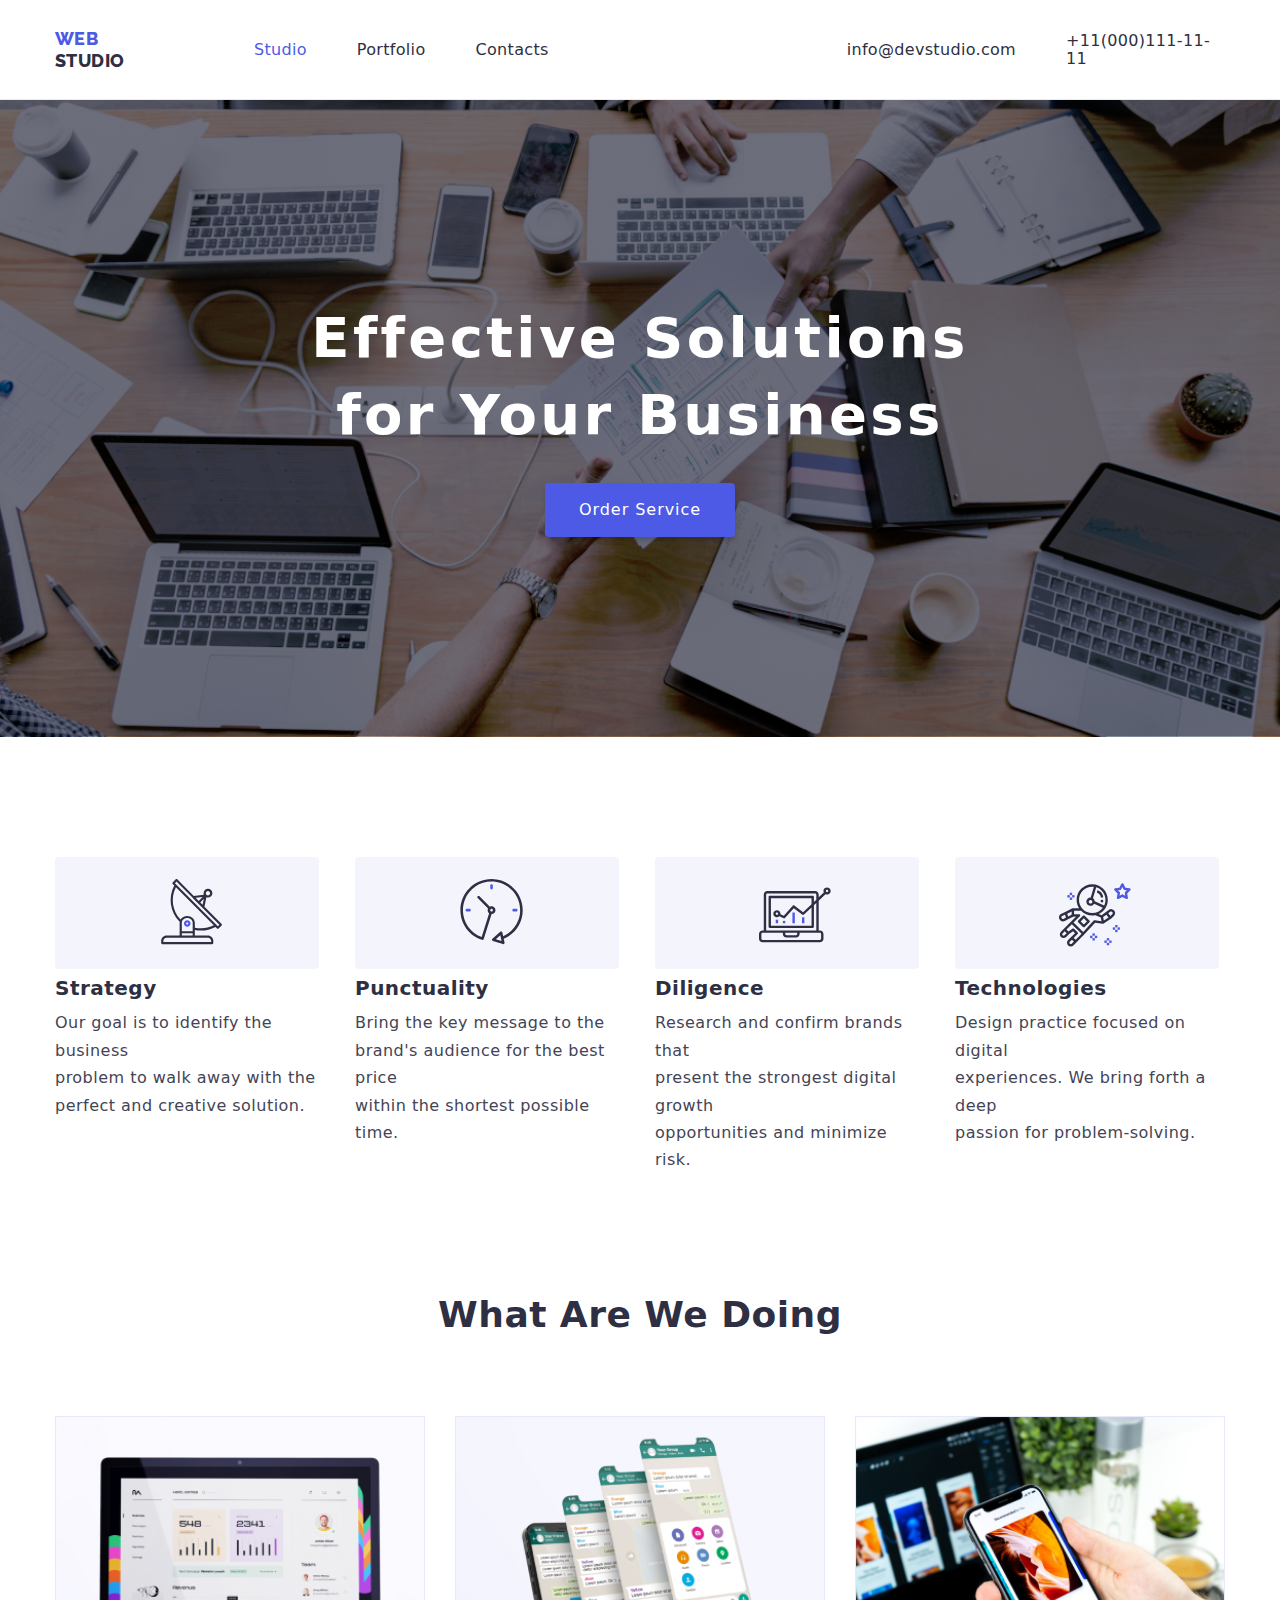
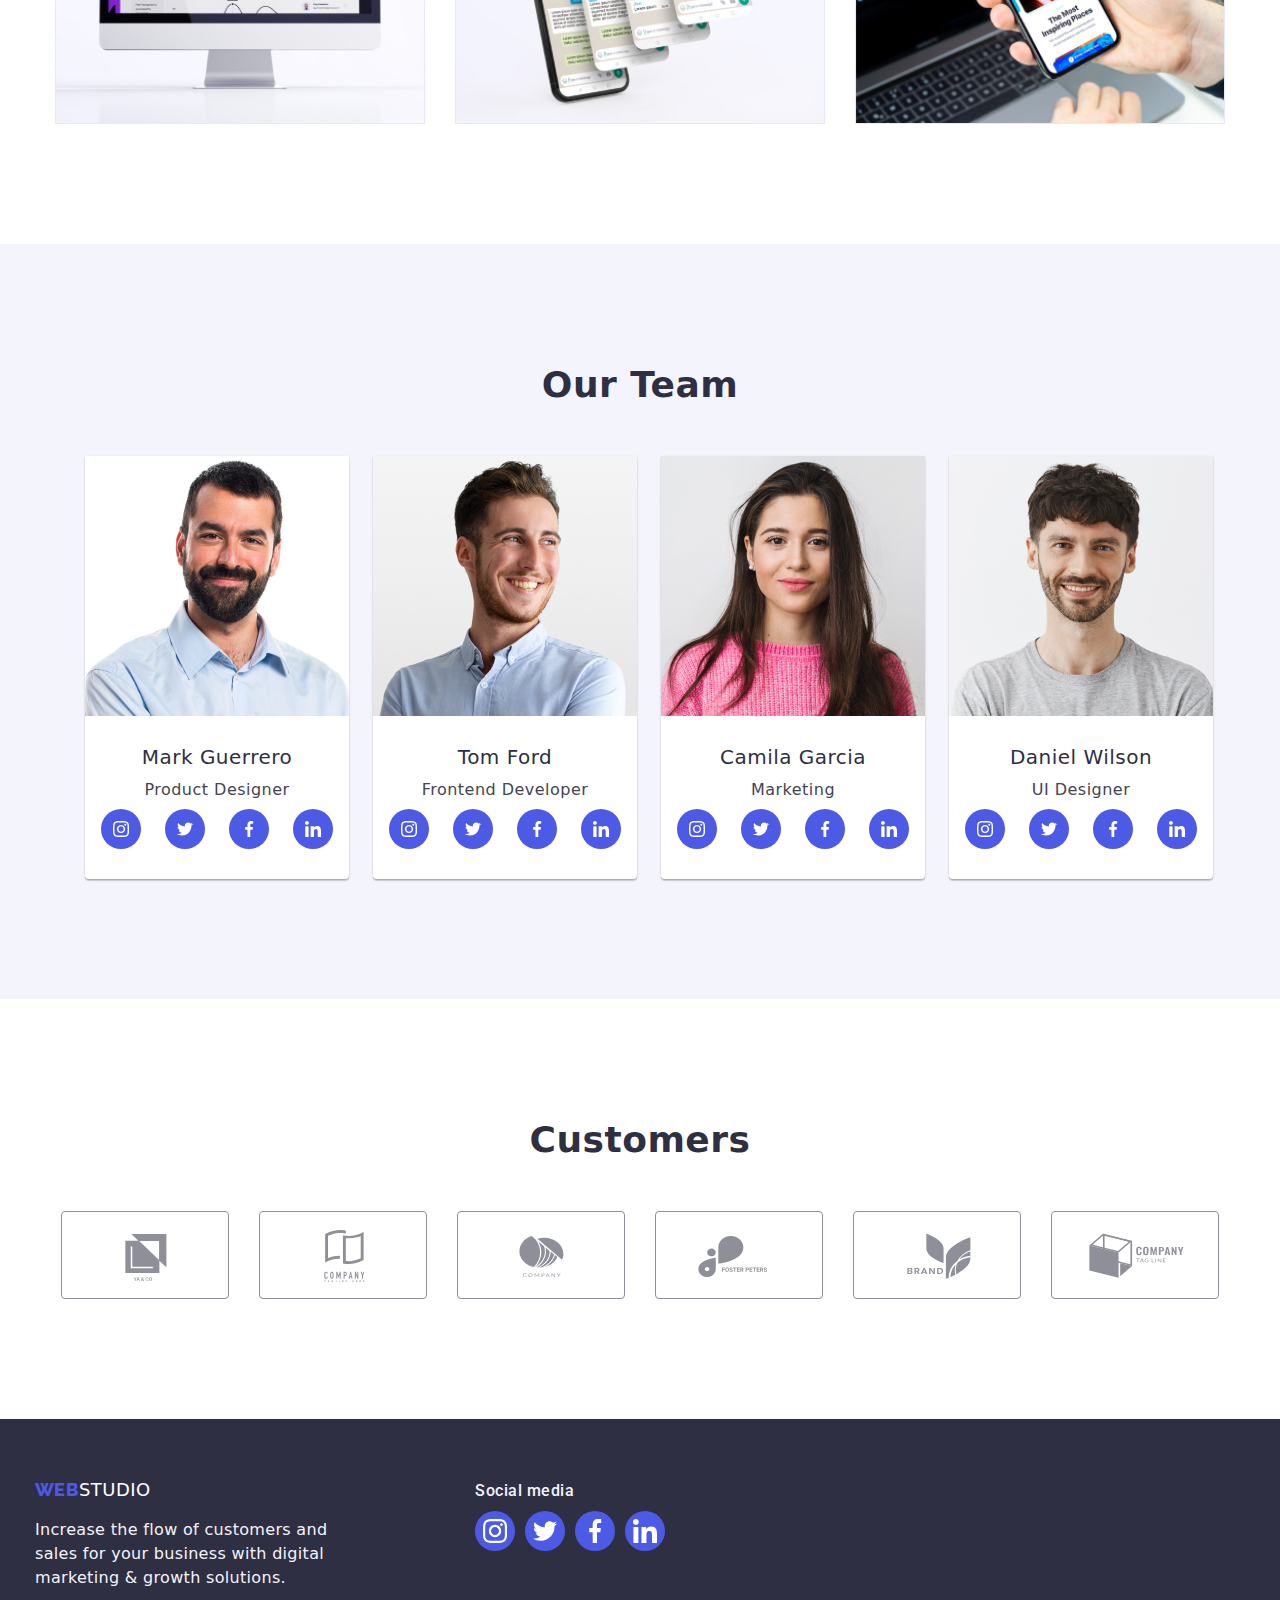
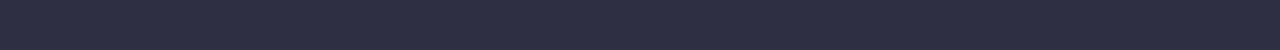
<file: index.html>
<!DOCTYPE html>
<html>
  <head>
    <meta charset="UTF-8" />
    <meta http-equiv="X-UA-Compatible" content="IE=edge" />
    <meta name="viewport" content="width=device-width, initial-scale=1.0" />
    <link rel="stylesheet" href="./css/style.css" />
    <link rel="preconnect" href="https://fonts.googleapis.com " />
    <link rel="preconnect" href="https://fonts.gstatic.com " crossorigin />
    <link
      href="https://fonts.googleapis.com/css2?family=Raleway:wght@700&family=Roboto:wght@400;500;700;900&display=swap"
      rel="stylesheet"
    />
    <link
      rel="stylesheet"
      href="https://cdnjs.cloudflare.com/ajax/libs/modern-normalize/2.0.0/modern-normalize.min.css"
    />
    <title>Studio</title>
  </head>
  <body>
    <!-- Header -->
    <header class="page-header">
      <div class="container menu">
        <nav class="navigation">
          <a href="./index.html" class="logo-link">
            <span class="logo">WEB</span>
            <span class="studio">STUDIO</span>
          </a>
          <ul class="nav-menu list">
            <li class="item">
              <a href="./index.html" class="page current link">Studio</a>
            </li>
            <li class="item">
              <a href="./portfolio.html" class="page link">Portfolio</a>
            </li>
            <li class="item">
              <a href="/" class="page link">Contacts</a>
            </li>
          </ul>
        </nav>
        <ul class="contacts-menu list">
          <li class="item">
            <a href="mailto:info@devstudio.com" class="contact link"
              >info@devstudio.com</a
            >
          </li>
          <li class="item">
            <a href="tel:+110001111111" class="contact link"
              >+11(000)111-11-11</a
            >
          </li>
        </ul>
      </div>
    </header>

    <main>
      <!---1st section-->
      <section class="hero">
        <div class="container">
          <h1 class="hero-title">
            Effective Solutions <br />for Your Business
          </h1>

          <button type="button" class="button primary">Order Service</button>
        </div>
      </section>

      <!--2nd section-->
      <section class="section">
        <div class="container">
          <ul class="benefits list">
            <li class="item">
              <div class="icon">
                <svg class="antenna" width="64" height="64">
                  <use href="./images/icons.svg#icon-antenna"></use>
                </svg>
              </div>
              <h3 class="title">Strategy</h3>
              <p class="description">
                Our goal is to identify the business <br />problem to walk away
                with the <br />
                perfect and creative solution.
              </p>
            </li>

            <li class="item">
              <div class="icon">
                <svg class="antenna" width="64" height="64">
                  <use href="./images/icons.svg#icon-clock"></use>
                </svg>
              </div>
              <h3 class="title">Punctuality</h3>
              <p class="description">
                Bring the key message to the <br />brand's audience for the best
                price <br />within the shortest possible time.
              </p>
            </li>

            <li class="item">
              <div class="icon">
                <svg class="antenna" width="50" height="50">
                  <use href="./images/icons.svg#icon-diagram"></use>
                </svg>
              </div>
              <h3 class="title">Diligence</h3>
              <p class="description">
                Research and confirm brands that <br />present the strongest
                digital growth <br />opportunities and minimize risk.
              </p>
            </li>

            <li class="item">
              <div class="icon">
                <svg class="antenna" width="50" height="50">
                  <use href="./images/icons.svg#icon-astronaut"></use>
                </svg>
              </div>
              <h3 class="title">Technologies</h3>
              <p class="description">
                Design practice focused on digital <br />experiences. We bring
                forth a deep <br />passion for problem-solving.
              </p>
            </li>
          </ul>
        </div>
      </section>

      <!--3rd section-->
      <section class="section no-top-padding">
        <div class="container">
          <h2 class="section-title">What Are We Doing</h2>

          <ul class="what-we-do list">
            <li class="item">
              <img
                src="images/img-1.jpg"
                alt="monitor"
                width="370"
                height="294"
                class="image"
              />
            </li>
            <li class="item">
              <img
                src="images/img-2.jpg"
                alt="mobile"
                width="370"
                height="294"
                class="image"
              />
            </li>
            <li class="item">
              <img
                src="images/img-3.jpg"
                alt="laptop and mobile"
                width="370"
                height="294"
                class="image"
              />
            </li>
          </ul>
        </div>
      </section>

      <!--4th section-->
      <section class="section bg-team">
        <div class="container">
          <h2 class="section-title">Our Team</h2>

          <ul class="team list">
            <li class="item">
              <img
                src="images/img-4.jpg"
                alt="Mark Guerrero"
                width="264"
                height="260"
                class="image"
              />
              <h3 class="name">Mark Guerrero</h3>
              <p class="position">Product Designer</p>
              <ul class="social-team list">
                <li class="icon-item">
                  <a
                    class="link"
                    href="https://instagram.com"
                    target="_blank"
                    rel="noopener noreferrer"
                    aria-label="Link to Instagram"
                  >
                    <svg class="icon" width="16" height="16">
                      <use href="./images/icons.svg#icon-instagram"></use>
                    </svg>
                  </a>
                </li>
                <li class="icon-item">
                  <a
                    class="link"
                    href="https://twitter.com"
                    target="_blank"
                    rel="noopener noreferrer"
                    aria-label="Link to Twitter"
                  >
                    <svg class="icon" width="16" height="16">
                      <use href="./images/icons.svg#icon-twitter"></use>
                    </svg>
                  </a>
                </li>
                <li class="icon-item">
                  <a
                    class="link"
                    href="https://facebook.com"
                    target="_blank"
                    rel="noopener noreferrer"
                    aria-label="Link to Facebook"
                  >
                    <svg class="icon" width="16" height="16">
                      <use href="./images/icons.svg#icon-facebook"></use>
                    </svg>
                  </a>
                </li>
                <li class="icon-item">
                  <a
                    class="link"
                    href="https://linkedin.com"
                    target="_blank"
                    rel="noopener noreferrer"
                    aria-label="Link to LinkeIn"
                  >
                    <svg class="icon" width="16" height="16">
                      <use href="./images/icons.svg#icon-linkedin"></use>
                    </svg>
                  </a>
                </li>
              </ul>
            </li>
            <li class="item">
              <img
                src="images/img-5.jpg"
                alt="Tom Ford"
                width="264"
                height="260"
                class="image"
              />
              <h3 class="name">Tom Ford</h3>
              <p class="position">Frontend Developer</p>
              <ul class="social-team list">
                <li class="icon-item">
                  <a
                    class="link"
                    href="https://instagram.com"
                    target="_blank"
                    rel="noopener noreferrer"
                    aria-label="Link to Instagram"
                  >
                    <svg class="icon" width="16" height="16">
                      <use href="./images/icons.svg#icon-instagram"></use>
                    </svg>
                  </a>
                </li>
                <li class="icon-item">
                  <a
                    class="link"
                    href="https://twitter.com"
                    target="_blank"
                    rel="noopener noreferrer"
                  >
                    <svg class="icon" width="16" height="16">
                      <use href="./images/icons.svg#icon-twitter"></use>
                    </svg>
                  </a>
                </li>
                <li class="icon-item">
                  <a
                    class="link"
                    href="https://facebook.com"
                    target="_blank"
                    rel="noopener noreferrer"
                  >
                    <svg class="icon" width="16" height="16">
                      <use href="./images/icons.svg#icon-facebook"></use>
                    </svg>
                  </a>
                </li>
                <li class="icon-item">
                  <a
                    class="link"
                    href="https://linkedin.com"
                    target="_blank"
                    rel="noopener noreferrer"
                  >
                    <svg class="icon" width="16" height="16">
                      <use href="./images/icons.svg#icon-linkedin"></use>
                    </svg>
                  </a>
                </li>
              </ul>
            </li>

            <li class="item">
              <img
                src="images/img-6.jpg"
                alt="Camila Garcia"
                width="264"
                height="260"
                class="image"
              />
              <h3 class="name">Camila Garcia</h3>
              <p class="position">Marketing</p>
              <ul class="social-team list">
                <li class="icon-item">
                  <a
                    class="link"
                    href="https://instagram.com"
                    target="_blank"
                    rel="noopener noreferrer"
                  >
                    <svg class="icon" width="16" height="16">
                      <use href="./images/icons.svg#icon-instagram"></use>
                    </svg>
                  </a>
                </li>
                <li class="icon-item">
                  <a
                    class="link"
                    href="https://twitter.com"
                    target="_blank"
                    rel="noopener noreferrer"
                  >
                    <svg class="icon" width="16" height="16">
                      <use href="./images/icons.svg#icon-twitter"></use>
                    </svg>
                  </a>
                </li>
                <li class="icon-item">
                  <a
                    class="link"
                    href="https://facebook.com"
                    target="_blank"
                    rel="noopener noreferrer"
                  >
                    <svg class="icon" width="16" height="16">
                      <use href="./images/icons.svg#icon-facebook"></use>
                    </svg>
                  </a>
                </li>
                <li class="icon-item">
                  <a
                    class="link"
                    href="https://linkedin.com"
                    target="_blank"
                    rel="noopener noreferrer"
                  >
                    <svg class="icon" width="16" height="16">
                      <use href="./images/icons.svg#icon-linkedin"></use>
                    </svg>
                  </a>
                </li>
              </ul>
            </li>

            <li class="item">
              <img
                src="images/img-7.jpg"
                alt="Daniel Wilson"
                width="264"
                height="260"
                class="image"
              />
              <h3 class="name">Daniel Wilson</h3>
              <p class="position">UI Designer</p>
              <ul class="social-team list">
                <li class="icon-item">
                  <a
                    class="link"
                    href="https://instagram.com"
                    target="_blank"
                    rel="noopener noreferrer"
                  >
                    <svg class="icon" width="16" height="16">
                      <use href="./images/icons.svg#icon-instagram"></use>
                    </svg>
                  </a>
                </li>
                <li class="icon-item">
                  <a
                    class="link"
                    href="https://twitter.com"
                    target="_blank"
                    rel="noopener noreferrer"
                  >
                    <svg class="icon" width="16" height="16">
                      <use href="./images/icons.svg#icon-twitter"></use>
                    </svg>
                  </a>
                </li>
                <li class="icon-item">
                  <a
                    class="link"
                    href="https://facebook.com"
                    target="_blank"
                    rel="noopener noreferrer"
                  >
                    <svg class="icon" width="16" height="16">
                      <use href="./images/icons.svg#icon-facebook"></use>
                    </svg>
                  </a>
                </li>
                <li class="icon-item">
                  <a
                    class="link"
                    href="https://linkedin.com"
                    target="_blank"
                    rel="noopener noreferrer"
                  >
                    <svg class="icon" width="16" height="16">
                      <use href="./images/icons.svg#icon-linkedin"></use>
                    </svg>
                  </a>
                </li>
              </ul>
            </li>
          </ul>
        </div>
      </section>

      <!-- Icon Section -->
      <section class="section">
        <div class="container">
          <h3 class="section-title">Customers</h3>
          <ul class="partners list">
            <li class="item">
              <a href="" class="link" aria-label="Client-1">
                <svg class="icon" width="104" height="56">
                  <use href="././images/icons.svg#icon-Logo-1"></use>
                </svg>
              </a>
            </li>
            <li class="item">
              <a href="" class="link" aria-label="Client-2">
                <svg class="icon" width="104" height="56">
                  <use href="././images/icons.svg#icon-Logo-2"></use>
                </svg>
              </a>
            </li>
            <li class="item">
              <a href="" class="link" aria-label="Client-3">
                <svg class="icon" width="104" height="56">
                  <use href="././images/icons.svg#icon-Logo-3"></use>
                </svg>
              </a>
            </li>
            <li class="item">
              <a href="" class="link" aria-label="Client-4">
                <svg class="icon" width="104" height="56">
                  <use href="././images/icons.svg#icon-Logo-4"></use>
                </svg>
              </a>
            </li>
            <li class="item">
              <a href="" class="link" aria-label="Client-5">
                <svg class="icon" width="104" height="56">
                  <use href="././images/icons.svg#icon-Logo-5"></use>
                </svg>
              </a>
            </li>
            <li class="item">
              <a href="" class="link" aria-label="Client-6">
                <svg class="icon" width="104" height="56">
                  <use href="././images/icons.svg#icon-Logo-6"></use>
                </svg>
              </a>
            </li>
          </ul>
        </div>
      </section>
    </main>

    <!-- Footer -->

    <footer class="page-footer">
      <div class="container">
        <!-- Main Footer -->
        <div class="footer">
          <!-- Footer Section 1-->
          <div class="footer-address">
            <a href="./index.html" class="logo-link">
              <span class="logo">WEB</span>
              <span class="studio-2">STUDIO</span></a
            >
            <p class="footer-description">
              Increase the flow of customers and <br />sales for your business
              with digital <br />marketing & growth solutions.
            </p>
          </div>

          <!-- Footer Section 2-->
          <div class="footer-block">
            <b class="footer-heading">Social media</b>
            <ul class="social-footer list">
              <li class="icon-item">
                <a
                  class="link"
                  href="https://instagram.com"
                  target="_blank"
                  rel="noopener noreferrer"
                >
                  <svg class="icon" width="24" height="24">
                    <use href="./images/icons.svg#icon-instagram"></use>
                  </svg>
                </a>
              </li>
              <li class="icon-item">
                <a
                  class="link"
                  href="https://twitter.com"
                  target="_blank"
                  rel="noopener noreferrer"
                >
                  <svg class="icon" width="24" height="24">
                    <use href="./images/icons.svg#icon-twitter"></use>
                  </svg>
                </a>
              </li>
              <li class="icon-item">
                <a
                  class="link"
                  href="https://facebook.com"
                  target="_blank"
                  rel="noopener noreferrer"
                >
                  <svg class="icon" width="24" height="24">
                    <use href="./images/icons.svg#icon-facebook"></use>
                  </svg>
                </a>
              </li>
              <li class="icon-item">
                <a
                  class="link"
                  href="https://linkedin.com"
                  target="_blank"
                  rel="noopener noreferrer"
                >
                  <svg class="icon" width="24" height="24">
                    <use href="./images/icons.svg#icon-linkedin"></use>
                  </svg>
                </a>
              </li>
            </ul>
          </div>
        </div>
      </div>
    </footer>
  </body>
</html>
</file>
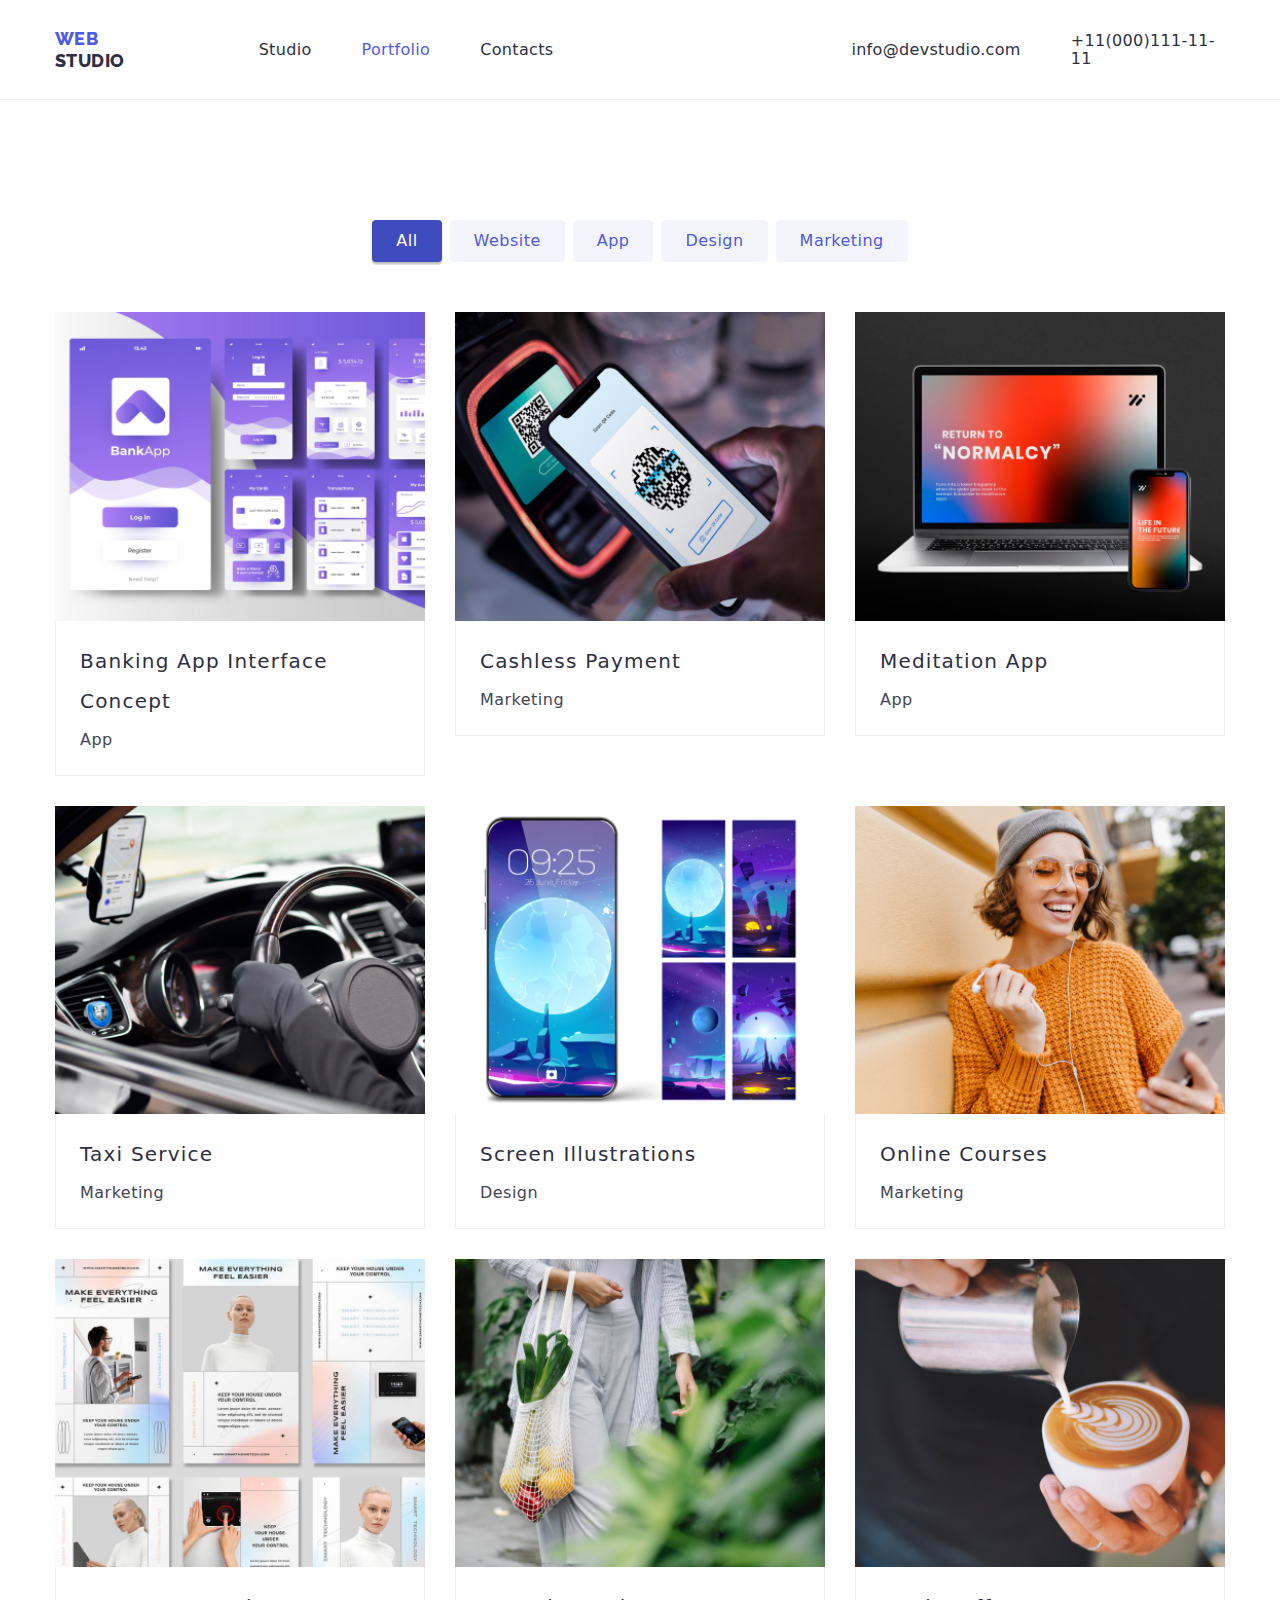
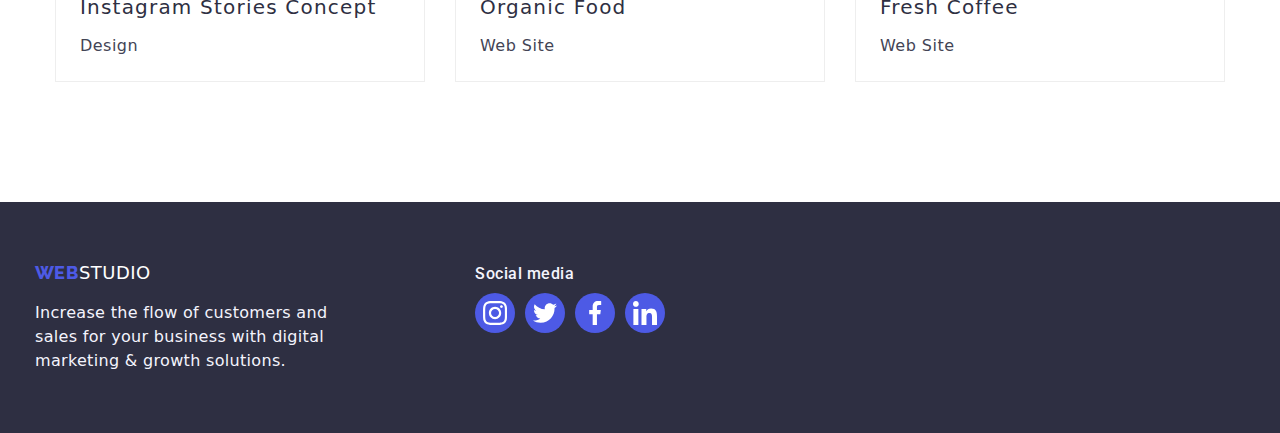
<file: portfolio.html>
<!DOCTYPE html>
<html lang="en">
  <head>
    <meta charset="UTF-8" />
    <meta name="viewport" content="width=device-width, initial-scale=1.0" />
    <meta name="viewport" content="width=device-width, initial-scale=1.0" />
    <link rel="stylesheet" href="./css/style.css" />
    <link rel="preconnect" href="https://fonts.googleapis.com " />
    <link rel="preconnect" href="https://fonts.gstatic.com " crossorigin />
    <link
      href="https://fonts.googleapis.com/css2?family=Raleway:wght@700&family=Roboto:wght@400;500;700;900&display=swap"
      rel="stylesheet"
    />
    <link
      rel="stylesheet"
      href="https://cdnjs.cloudflare.com/ajax/libs/modern-normalize/2.0.0/modern-normalize.min.css"
    />
    <title>Portfolio</title>
  </head>
  <body>
    <!-- Header -->
    <header class="page-header">
      <div class="container menu">
        <nav class="navigation">
          <a href="./index.html" class="logo-link">
            <span class="logo">WEB</span>
            <span class="studio">STUDIO</span>
          </a>
          <ul class="nav-menu list">
            <li class="item">
              <a href="./index.html" class="page link">Studio</a>
            </li>
            <li class="item">
              <a href="./portfolio.html" class="page current link">Portfolio</a>
            </li>
            <li class="item">
              <a href="/" class="page link">Contacts</a>
            </li>
          </ul>
          <ul class="contacts-menu list">
            <li class="item">
              <a href="mailto:info@devstudio.com" class="contact link"
                >info@devstudio.com</a
              >
            </li>
            <li class="item">
              <a href="tel:+110001111111" class="contact link"
                >+11(000)111-11-11</a
              >
            </li>
          </ul>
        </nav>
      </div>
    </header>
    <main>
      <!-- Menu -->
      <section class="section">
        <div class="container">
          <ul class="filters list">
            <li class="space">
              <button type="button" class="button filter current">All</button>
            </li>
            <li class="space">
              <button type="button" class="button filter">Website</button>
            </li>
            <li class="space">
              <button type="button" class="button filter">App</button>
            </li>
            <li class="space">
              <button type="button" class="button filter">Design</button>
            </li>
            <li class="space">
              <button type="button" class="button filter">Marketing</button>
            </li>
          </ul>
          <!-- Images -->
          <ul class="projects list">
            <li class="project-card">
              <a href="#" class="project link">
                <img
                  src="./images/img-8.jpg"
                  alt="Banking App Interface Concept"
                  width="370"
                  height="300"
                  class="image"
                />
                <div class="substrate">
                  <h2 class="name">Banking App Interface Concept</h2>
                  <p class="type">App</p>
                </div>
              </a>
            </li>
            <li class="project-card">
              <a href="#" class="project link">
                <img
                  src="./images/img-9.jpg"
                  alt="Phone with QR code"
                  width="370"
                  height="300"
                  class="image"
                />
                <div class="substrate">
                  <h2 class="name">Cashless Payment</h2>
                  <p class="type">Marketing</p>
                </div>
              </a>
            </li>
            <li class="project-card">
              <a href="#" class="project link">
                <img
                  src="./images/img-10.jpg"
                  alt="Laptop with red colored screen"
                  width="370"
                  height="300"
                  class="image"
                />
                <div class="substrate">
                  <h2 class="name">Meditation App</h2>
                  <p class="type">App</p>
                </div>
              </a>
            </li>
            <li class="project-card">
              <a href="#" class="project link">
                <img
                  src="./images/img-11.jpg"
                  alt="Steering Wheel"
                  width="370"
                  height="300"
                  class="image"
                />
                <div class="substrate">
                  <h2 class="name">Taxi Service</h2>
                  <p class="type">Marketing</p>
                </div>
              </a>
            </li>
            <li class="project-card">
              <a href="#" class="project link">
                <img
                  src="./images/img-12.jpg"
                  alt="Moon Wallpaper Phone Screen"
                  width="370"
                  height="300"
                  class="image"
                />
                <div class="substrate">
                  <h2 class="name">Screen Illustrations</h2>
                  <p class="type">Design</p>
                </div>
              </a>
            </li>
            <li class="project-card">
              <a href="#" class="project link">
                <img
                  src="./images/img-13.jpg"
                  alt="Smiling Woman with a bennie"
                  width="370"
                  height="300"
                  class="image"
                />
                <div class="substrate">
                  <h2 class="name">Online Courses</h2>
                  <p class="type">Marketing</p>
                </div>
              </a>
            </li>
            <li class="project-card">
              <a href="#" class="project link">
                <img
                  src="./images/img-14.jpg"
                  alt="Instagram Stories Concept"
                  width="370"
                  height="300"
                  class="image"
                />
                <div class="substrate">
                  <h2 class="name">Instagram Stories Concept</h2>
                  <p class="type">Design</p>
                </div>
              </a>
            </li>
            <li class="project-card">
              <a href="#" class="project link">
                <img
                  src="./images/img-15.jpg"
                  alt="Grocery bag with fruits and vegetables"
                  width="370"
                  height="300"
                  class="image"
                />
                <div class="substrate">
                  <h2 class="name">Organic Food</h2>
                  <p class="type">Web Site</p>
                </div>
              </a>
            </li>
            <li class="project-card">
              <a href="#" class="project link">
                <img
                  src="./images/img-16.jpg"
                  alt="Making coffee art"
                  width="370"
                  height="300"
                  class="image"
                />
                <div class="substrate">
                  <h2 class="name">Fresh Coffee</h2>
                  <p class="type">Web Site</p>
                </div>
              </a>
            </li>
          </ul>
        </div>
      </section>
    </main>
    <!-- Footer -->

    <footer class="page-footer">
      <div class="container">
        <!-- Main Footer -->
        <div class="footer">
          <!-- Footer Section 1-->
          <div class="footer-address">
            <a href="./index.html" class="logo-link">
              <span class="logo">WEB</span>
              <span class="studio-2">STUDIO</span></a
            >
            <p class="footer-description">
              Increase the flow of customers and <br />sales for your business
              with digital <br />marketing & growth solutions.
            </p>
          </div>

          <!-- Footer Section 2-->
          <div class="footer-block">
            <b class="footer-heading">Social media</b>
            <ul class="social-footer list">
              <li class="icon-item">
                <a
                  class="link"
                  href="https://instagram.com"
                  target="_blank"
                  rel="noopener noreferrer"
                >
                  <svg class="icon" width="24" height="24">
                    <use href="./images/icons.svg#icon-instagram"></use>
                  </svg>
                </a>
              </li>
              <li class="icon-item">
                <a
                  class="link"
                  href="https://twitter.com"
                  target="_blank"
                  rel="noopener noreferrer"
                >
                  <svg class="icon" width="24" height="24">
                    <use href="./images/icons.svg#icon-twitter"></use>
                  </svg>
                </a>
              </li>
              <li class="icon-item">
                <a
                  class="link"
                  href="https://facebook.com"
                  target="_blank"
                  rel="noopener noreferrer"
                >
                  <svg class="icon" width="24" height="24">
                    <use href="./images/icons.svg#icon-facebook"></use>
                  </svg>
                </a>
              </li>
              <li class="icon-item">
                <a
                  class="link"
                  href="https://linkedin.com"
                  target="_blank"
                  rel="noopener noreferrer"
                >
                  <svg class="icon" width="24" height="24">
                    <use href="./images/icons.svg#icon-linkedin"></use>
                  </svg>
                </a>
              </li>
            </ul>
          </div>
        </div>
      </div>
    </footer>
  </body>
</html>
</file>
<file: css/style.css>
:root {
  --iriscolor: #4d5ae5;
  --navyblue: #2e2f42;
  --blackcolor: black;
  --whitecolor: white;
  --slatecolor: #434455;
  --oceancolor: #404bbf;
  --cloud: #f4f4fd;
  --cornflower: #e7e9fc;
  --graysish: #757575;
  --darkcolor: #212121;
  --lightslate: #8e8f99;
  --green: #00d4c6;
}

h1,
h2,
h3,
h4,
h5,
h6,
p {
  margin: 0;
}

html {
  box-sizing: border-box;
}

*,
*::after,
*::before {
  box-sizing: inherit;
}

img {
  display: block;
  max-width: 100%;
  height: auto;
}

.link {
  text-decoration: none;
  color: inherit;
}

.list {
  list-style: none;
  padding: 0;
  margin: 0;
}

body {
  background-color: var(--whitecolor);
  color: var(--graysish);
  font-size: 16px;
  letter-spacing: 0.03em;
  font-family: "Roboto", sans-serif;
}

.section {
  padding-top: 120px;
  padding-bottom: 120px;
}

.section.no-top-padding {
  padding-top: 0px;
}

.container {
  width: 1200px;
  padding: 0 15px;
  margin: 0 auto;
}

.menu,
.navigation,
.nav-menu,
.contacts-menu {
  display: flex;
  align-items: center;
}

.page-header {
  border-bottom: 1px solid var(--cornflower, #e7e9fc);
}

.logo-link {
  text-decoration: none;
  font-size: 0;
}

.logo-link.footer {
  margin-bottom: 20px;
}

.logo-link > span {
  font-size: 18px;
}

.logo,
.studio {
  color: var(--iriscolor);
  font-family: "Raleway", sans-serif;
  font-weight: 800;
  line-height: 1.2;
  display: inline-block;
}

.studio {
  color: var(--navyblue);
}

.nav-menu .page,
.contacts-menu .contact {
  color: var(--navyblue);
  font-size: 16px;
  text-decoration: none;
  font-weight: 500;
  line-height: 1.14;
  letter-spacing: 0.02em;
  display: block;
  padding-top: 32px;
  padding-bottom: 31px;
}

.nav-menu {
  margin-left: 93px;
}

.contacts-menu {
  margin-left: 298px;
}

.nav-menu .item:not(:last-child),
.contacts-menu .item:not(:last-child) {
  margin-right: 50px;
}

.nav-menu .page:hover,
.nav-menu .page:focus,
.nav-menu .page.current,
.contacts-menu .contact:hover,
.contacts-menu .contact:focus {
  color: var(--iriscolor);
}

.nav-menu .item {
  font-size: 16px;
}

.contacts-menu .contact {
  color: var(--navyblue);
  font-weight: 400;
}

.hero {
  background: url("../images/bg-hero.png"),
    linear-gradient(rgba(46, 47, 66, 0.7), rgba(46, 47, 66, 0.7));
  background-blend-mode: darken;
  background-repeat: no-repeat;
  background-position: center;
  background-size: cover;
  padding-top: 200px;
  padding-bottom: 200px;
  text-align: center;
  margin: 0 auto;
}

.hero-title {
  color: var(--whitecolor);
  font-size: 56px;
  font-weight: 700;
  line-height: 1.36;
  letter-spacing: 0.06em;
  margin-bottom: 30px;
}

.button {
  cursor: pointer;
  border-color: transparent;
  font-family: inherit;
  letter-spacing: 0.03em;
  border-radius: 4px;
}

.button.filter {
  padding: 6px 22px;
  font-size: 16px;
  font-weight: 500;
  line-height: 1.62;
  color: var(--iriscolor);
  background-color: var(--cloud);
}

.button.primary:hover,
.button.primary:focus,
.button.filter.current {
  background-color: var(--oceancolor);
  color: var(--whitecolor);
  box-shadow: 0px 3px 1px rgba(0, 0, 0, 0.1), 0px 1px 2px rgba (0, 0, 0, 0.08),
    0px 2px 2px rgba(0, 0, 0, 0.12);
}

.button.primary {
  color: var(--whitecolor);
  background-color: var(--iriscolor);
  font-weight: 500;
  font-size: 16px;
  line-height: 1.87;
  letter-spacing: 0.06em;
  padding: 10px 32px;
  border-radius: 4px;
  box-shadow: 0px 4px 4px 0px rgba(0, 0, 0, 0.15);
}

.benefits {
  display: flex;
  position: relative;
}

.benefits .icon {
  display: flex;
  align-items: center;
  justify-content: center;
  margin-bottom: 8px;

  width: 264px;
  height: 112px;
  border-radius: 4px;
  color: var(--navyblue);
  background-color: var(--cloud);
}

.antenna {
  margin-top: 45px;
  margin-left: 55px;
  width: 112px;
  height: 112px;
}

.benefits .icon {
  fill: currentColor;
}

.benefits .title {
  color: var(--navyblue);
  font-size: 20px;
  font-weight: 700;
  line-height: 1.14;
  margin-bottom: 10px;
}

.benefits .item {
  flex-basis: calc(100% / 4 - 30px);
  margin-left: 30px;
  margin-top: 30px;
}

.benefits .description {
  line-height: 1.71;
  font-size: 16px;
  font-weight: 400;
  color: var(--slatecolor);
}

.benefits {
  display: flex;
  flex-wrap: wrap;
  margin-left: -30px;
  margin-top: -30px;
}

.bg-team {
  background-color: var(--cloud);
}

.section-title {
  font-size: 36px;
  font-weight: 700;
  line-height: 1.17;
  color: var(--navyblue);
  text-align: center;
  margin-bottom: 50px;
}

.what-we-do {
  margin-right: -30px;
  margin-left: -30px;
  display: flex;
  flex-wrap: wrap;
}

.what-we-do .item {
  flex-basis: calc(100% / 3 -30px);
  margin-left: 30px;
  margin-top: 30px;
}

.team .name,
.team .position {
  line-height: 1.19;
  text-align: center;
}

.team .name {
  color: var(--navyblue);
  font-size: 20px;
  font-weight: 500;
  padding-top: 30px;
  padding-bottom: 10px;
}

.team .position {
  font-size: 16px;
  color: var(--slatecolor);
  font-weight: 400;
  line-height: 1.19;
}

.team {
  margin-top: 30px;
  margin-left: 30px;
  display: flex;
  flex-wrap: wrap;
  gap: 24px;
}

.team .item {
  padding-bottom: 30px;
  background-color: var(--whitecolor);
  box-shadow: 0px 1px 3px rgba(0, 0, 0, 0.12), 0px 1px 1px rgba(0, 0, 0, 0.14),
    0px 2px 1px rgba(0, 0, 0, 0.12);
  border-radius: 0px 0px 4px 4px;
}

.substrate {
  background-color: var(--whitecolor);
  padding: 20px 24px;
  border: 1px solid #eeeeee;
  border-top: 0;
}

.social-team {
  display: flex;
  justify-content: center;
  gap: 24px;
  padding-top: 10px;
}

.icon-item {
  width: 40px;
  height: 40px;
}

.social-team .link {
  width: 100%;
  height: 100%;
  border-radius: 50%;

  display: flex;
  align-items: center;
  justify-content: center;

  color: var(--whitecolor);
  background-color: var(--iriscolor);
}

.social-team .link:hover,
.social-team .link:focus {
  background-color: var(--green);
}

.social-team .icon {
  fill: currentcolor;
}

.partners {
  display: flex;
  justify-content: center;
  gap: 30px;
}

.partners .link {
  display: flex;
  align-items: center;
  justify-content: center;

  width: 168px;
  height: 88px;
  border-radius: 4px;
  border: 1px solid var(--lightslate);
  color: var(--lightslate);
  background-color: var(--whitecolor);
}

.partners .link {
  fill: currentColor;
}

.partners .link:hover,
.partners .link:focus {
  color: var(--oceancolor);
  border-color: var(--oceancolor);
}

.studio-2 {
  color: var(--whitecolor);
}

.page-footer {
  background-color: var(--navyblue);

  padding-top: 60px;
  padding-bottom: 60px;
  padding-left: 60px;
  margin: 0 auto;
}

.footer-description {
  color: var(--cloud);
  font-size: 16px;
  font-weight: 400;
  line-height: 1.5;
  letter-spacing: 0.32px;
  padding-top: 17px;
}

.footer.page-footer {
  display: flex;
}

.footer-wrap {
  display: flex;
  flex-direction: row;
  gap: 120px;
  flex-grow: 1;
}

.footer-social {
  color: var(--cloud);
  margin-bottom: 18px;
}

.footer {
  display: flex;
  flex-wrap: wrap;
  margin-top: -12px;
  margin-left: -50px;
  align-items: baseline;
}

.footer-address {
  margin-top: 12px;
  margin-right: 25px;
}

.footer-block {
  margin-top: 12px;
  margin-left: 123px;
}

.social-footer .icon-item {
  padding-top: 10px;
}

.footer-heading {
  color: var(--cloud);
  font-family: "Roboto";
  font-weight: 500;
}

.social-footer {
  display: flex;
  gap: 10px;
  justify-content: flex-start;
}

.social-footer .link {
  width: 40px;
  height: 40px;
  border-radius: 50%;

  display: flex;
  align-items: center;
  justify-content: center;

  color: var(--whitecolor);
  background-color: var(--iriscolor);
}

.social-footer .link:hover,
.social-footer .link:focus {
  background-color: var(--green);
}

.social-footer .icon {
  fill: currentColor;
}

.button.filter:hover,
.button.filter:focus,
.button.filter.current {
  background-color: var(--oceancolor);
  color: var(--whitecolor);
  box-shadow: 0px 3px 1px rgba(0, 0, 0, 0.1), 0px 1px 2px rgba(0, 0, 0, 0.08),
    0px 2px 2px rgba(0, 0, 0, 0.12);
}

.filters {
  display: flex;
  justify-content: center;
  margin-bottom: 50px;
}

.filters .space + .space {
  margin-left: 8px;
}

.projects {
  display: flex;
  flex-wrap: wrap;
  margin-left: -30px;
  margin-top: -30px;
}

.project .name {
  color: var(--navyblue);
  font-weight: 500;
  font-size: 20px;
  line-height: 2;
  margin-bottom: 4px;
  letter-spacing: 0.06em;
}

.project .type {
  color: var(--slatecolor);
  font-size: 16px;
  font-weight: 400;
  line-height: 1.87;
}

.project-card {
  flex-basis: calc(100% / 3 - 30px);
  margin-left: 30px;
  margin-top: 30px;
}
.project-card:hover,
.project-card:focus {
  box-shadow: 0px 2px 1px 0px rgba(46, 47, 66, 0.08),
    0px 1px 1px 0px rgba(46, 47, 66, 0.16),
    0px 1px 6px 0px rgba(46, 47, 66, 0.08);
}
</file>
